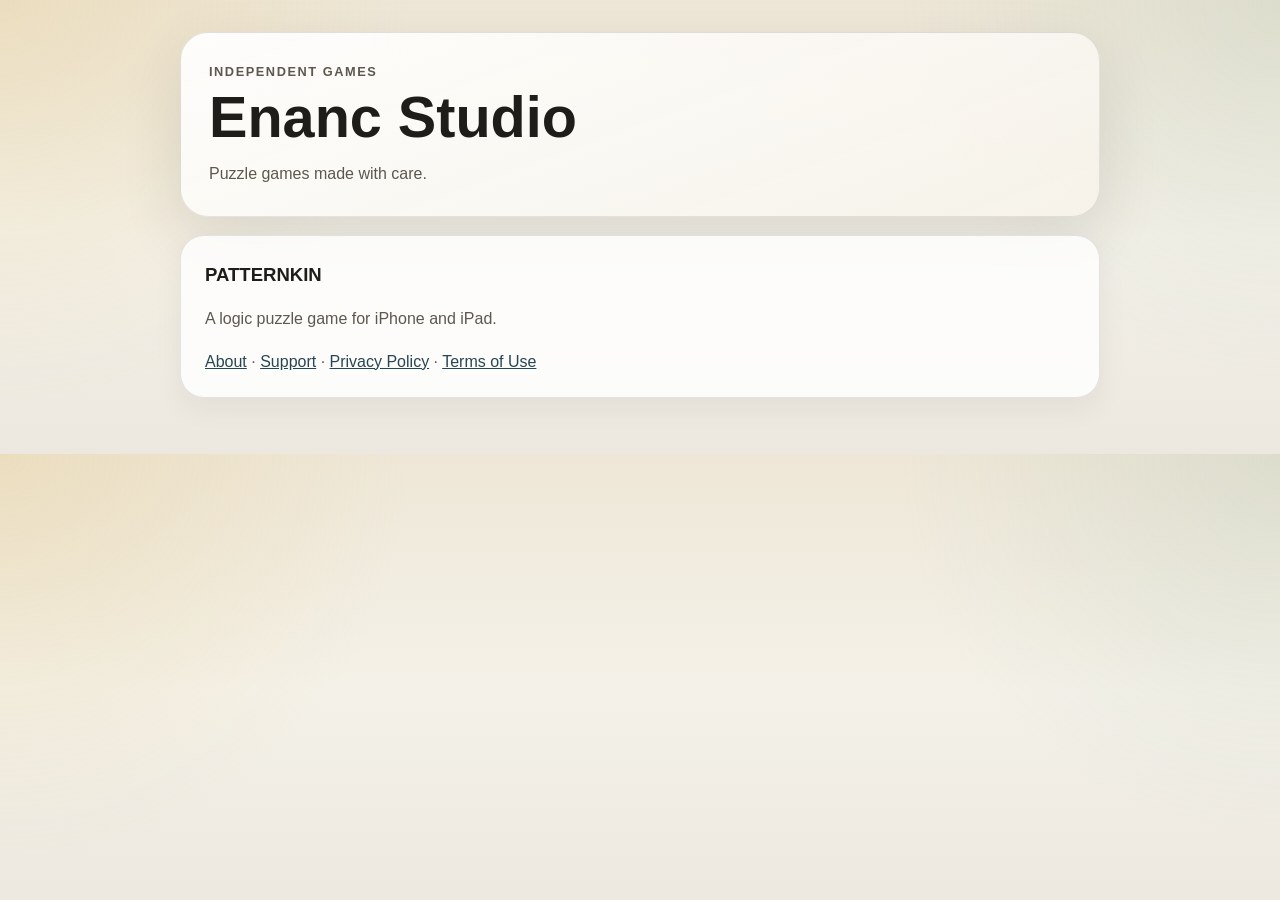
<file: index.html>
<!doctype html>
<html lang="en">
  <head>
    <meta charset="UTF-8" />
    <meta name="viewport" content="width=device-width, initial-scale=1.0" />
    <title>Enanc Studio</title>
    <meta name="description" content="Enanc Studio, an independent game developer." />
    <link rel="stylesheet" href="./legal.css" />
  </head>
  <body>
    <main class="legal-shell">
      <section class="legal-hero">
        <p class="legal-kicker">Independent games</p>
        <h1 class="legal-title">Enanc Studio</h1>
        <p class="legal-subtitle">
          Puzzle games made with care.
        </p>
      </section>
      <section class="legal-grid">
        <article class="legal-card">
          <h2>PATTERNKIN</h2>
          <p>A logic puzzle game for iPhone and iPad.</p>
          <p>
            <a href="./patternkin/">About</a> ·
            <a href="./patternkin/support.html">Support</a> ·
            <a href="./patternkin/privacy-policy.html">Privacy Policy</a> ·
            <a href="./patternkin/terms-of-use.html">Terms of Use</a>
          </p>
        </article>
      </section>
    </main>
  </body>
</html>
</file>
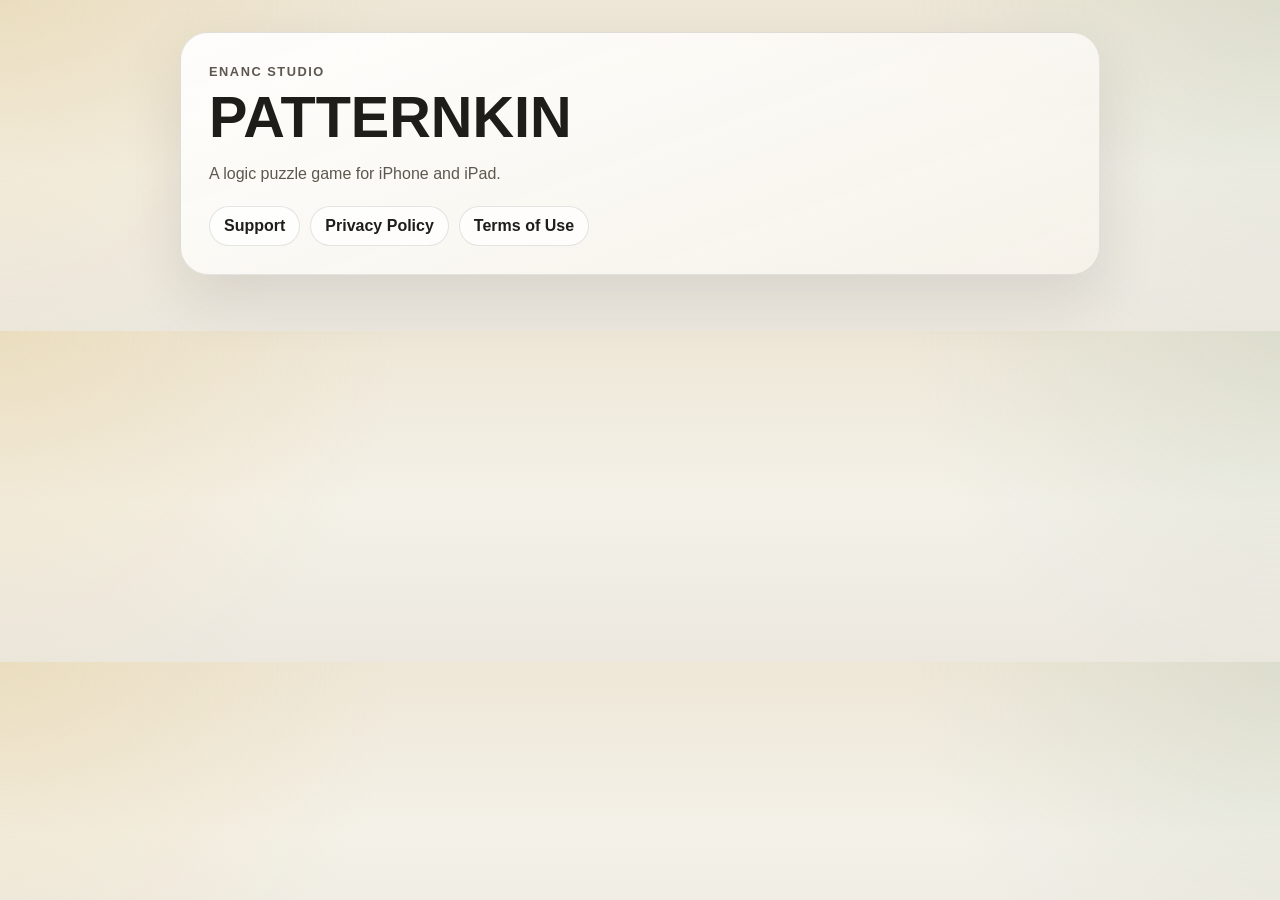
<file: patternkin/index.html>
<!doctype html>
<html lang="en">
  <head>
    <meta charset="UTF-8" />
    <meta name="viewport" content="width=device-width, initial-scale=1.0" />
    <title>PATTERNKIN</title>
    <meta name="description" content="PATTERNKIN, a logic puzzle game by Enanc Studio. Support, Privacy Policy, and Terms of Use." />
    <link rel="stylesheet" href="./legal.css" />
  </head>
  <body>
    <main class="legal-shell">
      <section class="legal-hero">
        <p class="legal-kicker">Enanc Studio</p>
        <h1 class="legal-title">PATTERNKIN</h1>
        <p class="legal-subtitle">A logic puzzle game for iPhone and iPad.</p>
        <nav class="legal-nav" aria-label="PATTERNKIN links">
          <a href="./support.html">Support</a>
          <a href="./privacy-policy.html">Privacy Policy</a>
          <a href="./terms-of-use.html">Terms of Use</a>
        </nav>
      </section>
    </main>
  </body>
</html>
</file>
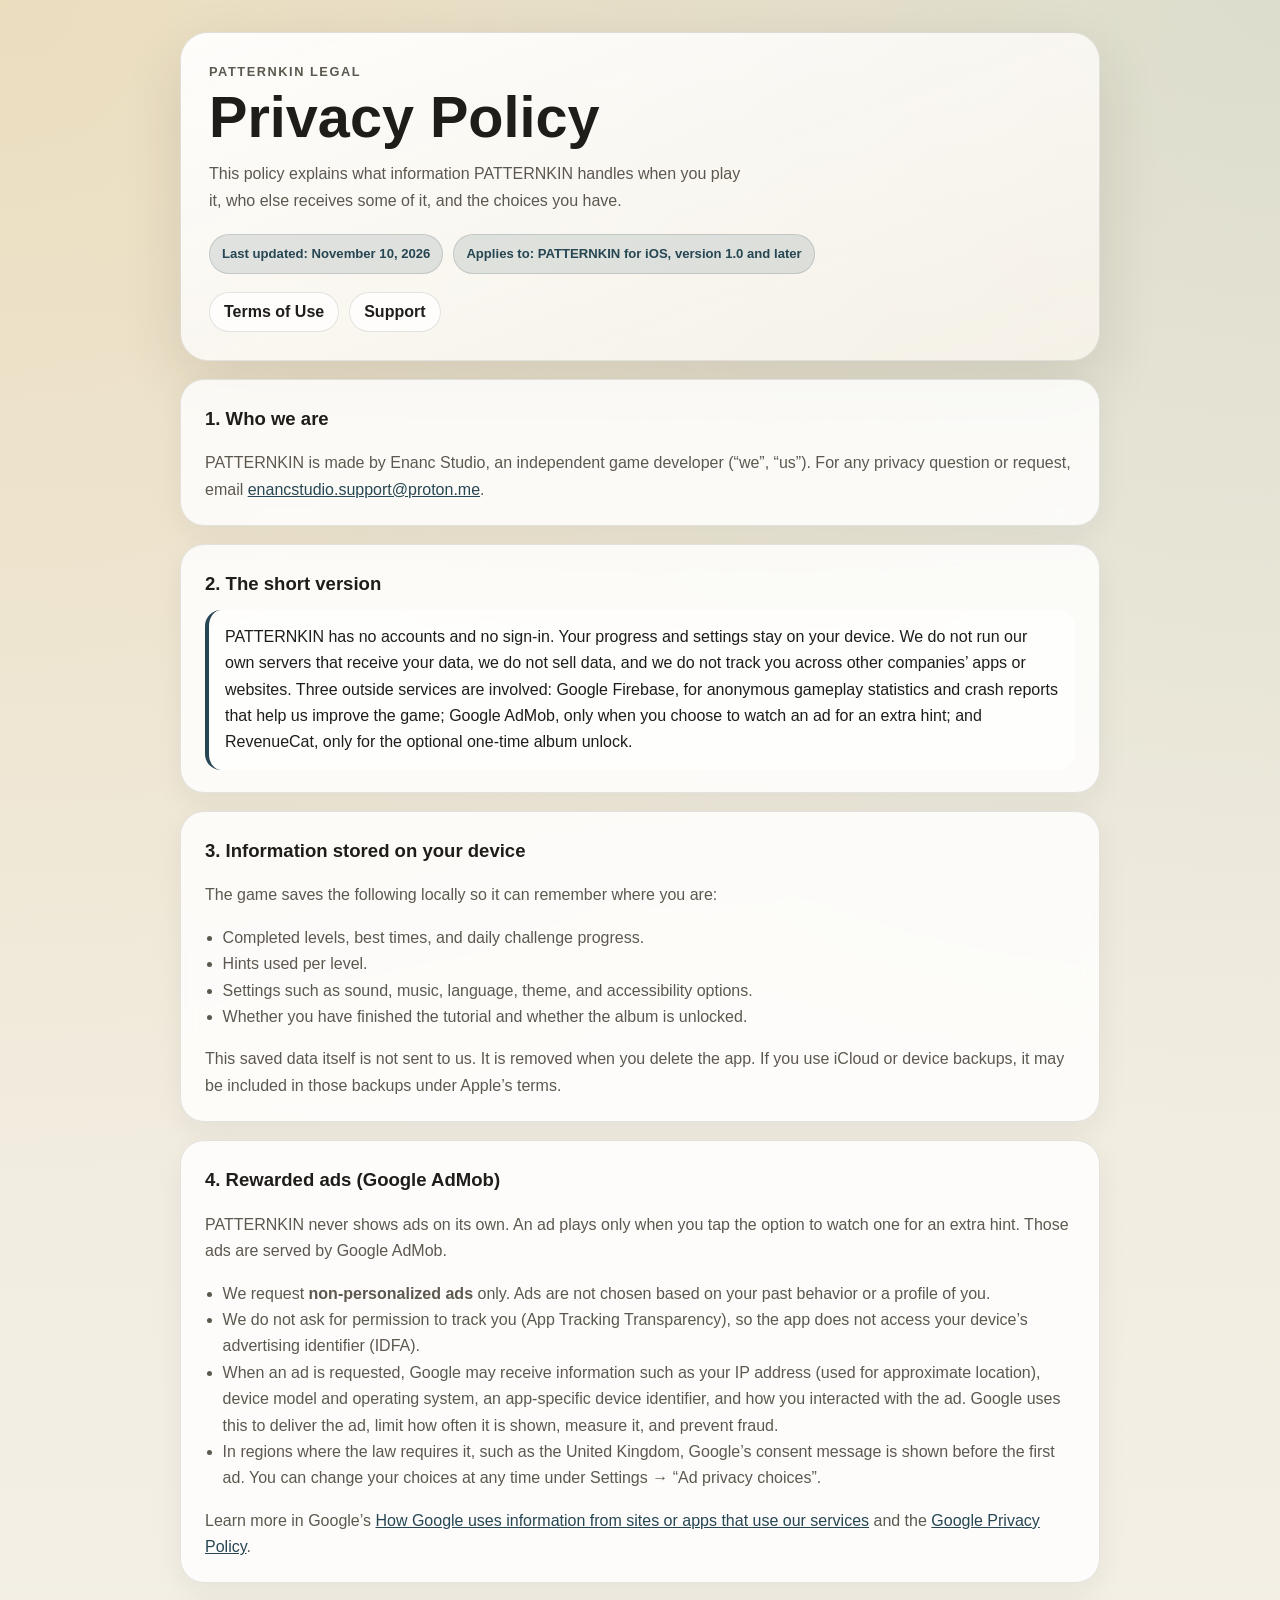
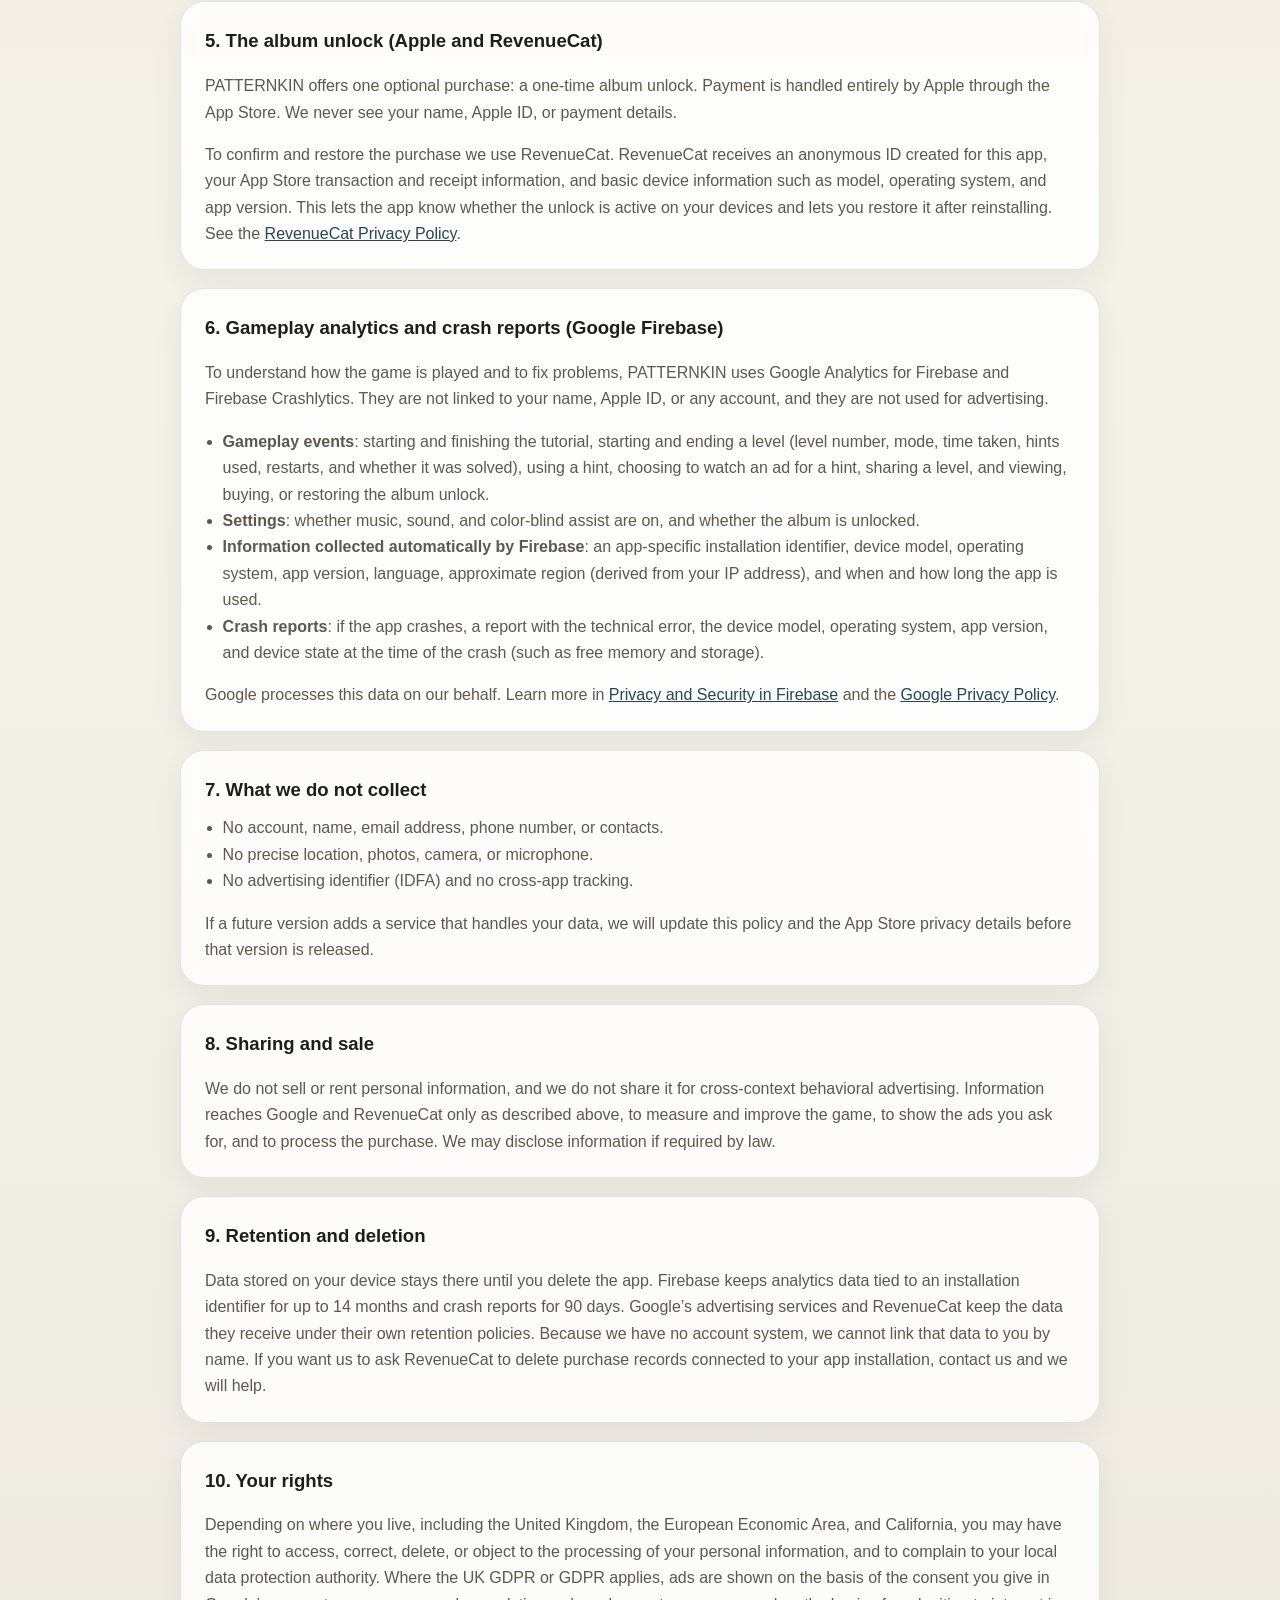
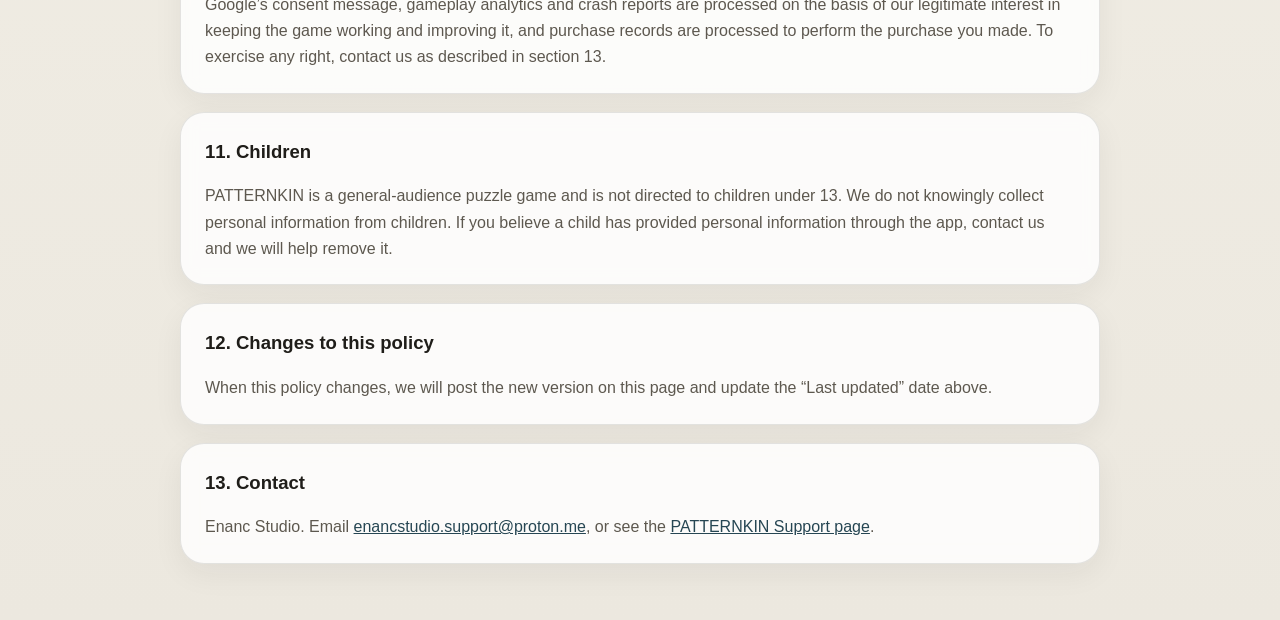
<file: patternkin/privacy-policy.html>
<!doctype html>
<html lang="en">
  <head>
    <meta charset="UTF-8" />
    <meta name="viewport" content="width=device-width, initial-scale=1.0" />
    <title>PATTERNKIN Privacy Policy</title>
    <meta
      name="description"
      content="Privacy Policy for PATTERNKIN, covering on-device save data, rewarded ads from Google AdMob, gameplay analytics and crash reports from Google Firebase, and the one-time album unlock purchase."
    />
    <link rel="stylesheet" href="./legal.css" />
  </head>
  <body>
    <main class="legal-shell">
      <section class="legal-hero">
        <p class="legal-kicker">PATTERNKIN Legal</p>
        <h1 class="legal-title">Privacy Policy</h1>
        <p class="legal-subtitle">
          This policy explains what information PATTERNKIN handles when you play it, who else
          receives some of it, and the choices you have.
        </p>
        <div class="legal-meta">
          <span class="legal-pill">Last updated: November 10, 2026</span>
          <span class="legal-pill">Applies to: PATTERNKIN for iOS, version 1.0 and later</span>
        </div>
        <nav class="legal-nav" aria-label="Legal navigation">
          <a href="./terms-of-use.html">Terms of Use</a>
          <a href="./support.html">Support</a>
        </nav>
      </section>

      <section class="legal-grid">
        <article class="legal-card">
          <h2>1. Who we are</h2>
          <p>
            PATTERNKIN is made by Enanc Studio, an independent game developer (“we”, “us”).
            For any privacy question or request, email
            <a href="mailto:enancstudio.support@proton.me">enancstudio.support@proton.me</a>.
          </p>
        </article>

        <article class="legal-card">
          <h2>2. The short version</h2>
          <div class="legal-highlight">
            PATTERNKIN has no accounts and no sign-in. Your progress and settings stay on your
            device. We do not run our own servers that receive your data, we do not sell data, and
            we do not track you across other companies’ apps or websites. Three outside services are
            involved: Google Firebase, for anonymous gameplay statistics and crash reports that
            help us improve the game; Google AdMob, only when you choose to watch an ad for an
            extra hint; and RevenueCat, only for the optional one-time album unlock.
          </div>
        </article>

        <article class="legal-card">
          <h2>3. Information stored on your device</h2>
          <p>The game saves the following locally so it can remember where you are:</p>
          <ul>
            <li>Completed levels, best times, and daily challenge progress.</li>
            <li>Hints used per level.</li>
            <li>Settings such as sound, music, language, theme, and accessibility options.</li>
            <li>Whether you have finished the tutorial and whether the album is unlocked.</li>
          </ul>
          <p>
            This saved data itself is not sent to us. It is removed when you delete the app. If you use
            iCloud or device backups, it may be included in those backups under Apple’s terms.
          </p>
        </article>

        <article class="legal-card">
          <h2>4. Rewarded ads (Google AdMob)</h2>
          <p>
            PATTERNKIN never shows ads on its own. An ad plays only when you tap the option to watch
            one for an extra hint. Those ads are served by Google AdMob.
          </p>
          <ul>
            <li>
              We request <strong>non-personalized ads</strong> only. Ads are not chosen based on your
              past behavior or a profile of you.
            </li>
            <li>
              We do not ask for permission to track you (App Tracking Transparency), so the app
              does not access your device’s advertising identifier (IDFA).
            </li>
            <li>
              When an ad is requested, Google may receive information such as your IP address
              (used for approximate location), device model and operating system, an app-specific
              device identifier, and how you interacted with the ad. Google uses this to deliver
              the ad, limit how often it is shown, measure it, and prevent fraud.
            </li>
            <li>
              In regions where the law requires it, such as the United Kingdom, Google’s consent
              message is shown before the first ad. You can change your choices at any time under
              Settings → “Ad privacy choices”.
            </li>
          </ul>
          <p>
            Learn more in Google’s
            <a href="https://policies.google.com/technologies/partner-sites" rel="noopener">
              How Google uses information from sites or apps that use our services</a>
            and the
            <a href="https://policies.google.com/privacy" rel="noopener">Google Privacy Policy</a>.
          </p>
        </article>

        <article class="legal-card">
          <h2>5. The album unlock (Apple and RevenueCat)</h2>
          <p>
            PATTERNKIN offers one optional purchase: a one-time album unlock. Payment is handled
            entirely by Apple through the App Store. We never see your name, Apple ID, or payment
            details.
          </p>
          <p>
            To confirm and restore the purchase we use RevenueCat. RevenueCat receives an anonymous
            ID created for this app, your App Store transaction and receipt information, and basic
            device information such as model, operating system, and app version. This lets the app
            know whether the unlock is active on your devices and lets you restore it after
            reinstalling. See the
            <a href="https://www.revenuecat.com/privacy" rel="noopener">RevenueCat Privacy Policy</a>.
          </p>
        </article>

        <article class="legal-card">
          <h2>6. Gameplay analytics and crash reports (Google Firebase)</h2>
          <p>
            To understand how the game is played and to fix problems, PATTERNKIN uses Google
            Analytics for Firebase and Firebase Crashlytics. They are not linked to your name, Apple
            ID, or any account, and they are not used for advertising.
          </p>
          <ul>
            <li>
              <strong>Gameplay events</strong>: starting and finishing the tutorial, starting and
              ending a level (level number, mode, time taken, hints used, restarts, and whether it
              was solved), using a hint, choosing to watch an ad for a hint, sharing a level, and
              viewing, buying, or restoring the album unlock.
            </li>
            <li>
              <strong>Settings</strong>: whether music, sound, and color-blind assist are on, and
              whether the album is unlocked.
            </li>
            <li>
              <strong>Information collected automatically by Firebase</strong>: an app-specific
              installation identifier, device model, operating system, app version, language,
              approximate region (derived from your IP address), and when and how long the app is
              used.
            </li>
            <li>
              <strong>Crash reports</strong>: if the app crashes, a report with the technical error,
              the device model, operating system, app version, and device state at the time of the
              crash (such as free memory and storage).
            </li>
          </ul>
          <p>
            Google processes this data on our behalf. Learn more in
            <a href="https://firebase.google.com/support/privacy" rel="noopener">Privacy and Security in Firebase</a>
            and the
            <a href="https://policies.google.com/privacy" rel="noopener">Google Privacy Policy</a>.
          </p>
        </article>

        <article class="legal-card">
          <h2>7. What we do not collect</h2>
          <ul>
            <li>No account, name, email address, phone number, or contacts.</li>
            <li>No precise location, photos, camera, or microphone.</li>
            <li>No advertising identifier (IDFA) and no cross-app tracking.</li>
          </ul>
          <p>
            If a future version adds a service that handles your data, we will update this policy
            and the App Store privacy details before that version is released.
          </p>
        </article>

        <article class="legal-card">
          <h2>8. Sharing and sale</h2>
          <p>
            We do not sell or rent personal information, and we do not share it for cross-context
            behavioral advertising. Information reaches Google and RevenueCat only as described
            above, to measure and improve the game, to show the ads you ask for, and to process the
            purchase. We may disclose
            information if required by law.
          </p>
        </article>

        <article class="legal-card">
          <h2>9. Retention and deletion</h2>
          <p>
            Data stored on your device stays there until you delete the app. Firebase keeps
            analytics data tied to an installation identifier for up to 14 months and crash reports
            for 90 days. Google’s advertising services and RevenueCat keep the data they receive
            under their own retention policies. Because we have no
            account system, we cannot link that data to you by name. If you want us to ask
            RevenueCat to delete purchase records connected to your app installation, contact us and
            we will help.
          </p>
        </article>

        <article class="legal-card">
          <h2>10. Your rights</h2>
          <p>
            Depending on where you live, including the United Kingdom, the European Economic Area,
            and California, you may have the right to access, correct, delete, or object to the
            processing of your personal information, and to complain to your local data protection
            authority. Where the UK GDPR or GDPR applies, ads are shown on the basis of the consent
            you give in Google’s consent message, gameplay analytics and crash reports are processed
            on the basis of our legitimate interest in keeping the game working and improving it,
            and purchase records are processed to perform the purchase you made. To exercise any
            right, contact us as described in section 13.
          </p>
        </article>

        <article class="legal-card">
          <h2>11. Children</h2>
          <p>
            PATTERNKIN is a general-audience puzzle game and is not directed to children under 13.
            We do not knowingly collect personal information from children. If you believe a child
            has provided personal information through the app, contact us and we will help remove it.
          </p>
        </article>

        <article class="legal-card">
          <h2>12. Changes to this policy</h2>
          <p>
            When this policy changes, we will post the new version on this page and update the
            “Last updated” date above.
          </p>
        </article>

        <article class="legal-card">
          <h2>13. Contact</h2>
          <p>
            Enanc Studio. Email <a href="mailto:enancstudio.support@proton.me">enancstudio.support@proton.me</a>, or see the
            <a href="./support.html">PATTERNKIN Support page</a>.
          </p>
        </article>
      </section>
    </main>
  </body>
</html>
</file>
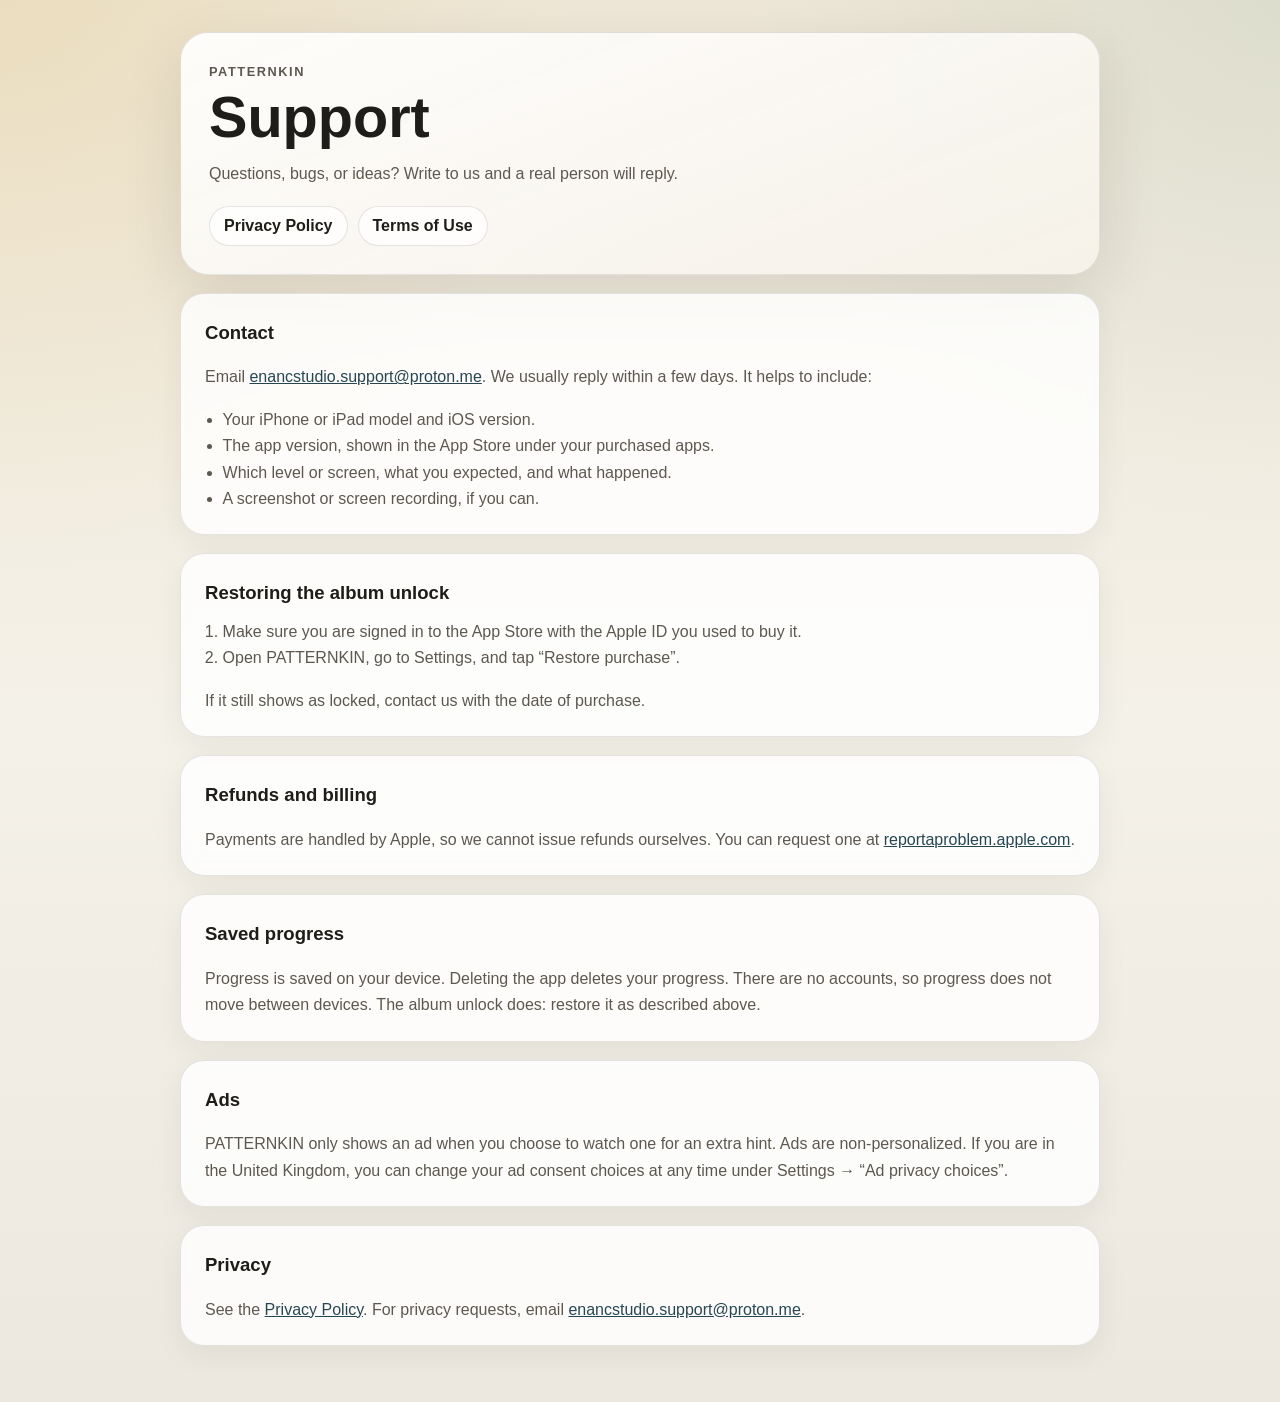
<file: patternkin/support.html>
<!doctype html>
<html lang="en">
  <head>
    <meta charset="UTF-8" />
    <meta name="viewport" content="width=device-width, initial-scale=1.0" />
    <title>PATTERNKIN Support</title>
    <meta
      name="description"
      content="Get help with PATTERNKIN: contact, restoring the album unlock, refunds, and saved progress."
    />
    <link rel="stylesheet" href="./legal.css" />
  </head>
  <body>
    <main class="legal-shell">
      <section class="legal-hero">
        <p class="legal-kicker">PATTERNKIN</p>
        <h1 class="legal-title">Support</h1>
        <p class="legal-subtitle">
          Questions, bugs, or ideas? Write to us and a real person will reply.
        </p>
        <nav class="legal-nav" aria-label="Legal navigation">
          <a href="./privacy-policy.html">Privacy Policy</a>
          <a href="./terms-of-use.html">Terms of Use</a>
        </nav>
      </section>

      <section class="legal-grid">
        <article class="legal-card">
          <h2>Contact</h2>
          <p>
            Email <a href="mailto:enancstudio.support@proton.me">enancstudio.support@proton.me</a>. We usually reply within a few days. It helps
            to include:
          </p>
          <ul>
            <li>Your iPhone or iPad model and iOS version.</li>
            <li>The app version, shown in the App Store under your purchased apps.</li>
            <li>Which level or screen, what you expected, and what happened.</li>
            <li>A screenshot or screen recording, if you can.</li>
          </ul>
        </article>

        <article class="legal-card">
          <h2>Restoring the album unlock</h2>
          <ol>
            <li>Make sure you are signed in to the App Store with the Apple ID you used to buy it.</li>
            <li>Open PATTERNKIN, go to Settings, and tap “Restore purchase”.</li>
          </ol>
          <p>If it still shows as locked, contact us with the date of purchase.</p>
        </article>

        <article class="legal-card">
          <h2>Refunds and billing</h2>
          <p>
            Payments are handled by Apple, so we cannot issue refunds ourselves. You can request
            one at <a href="https://reportaproblem.apple.com" rel="noopener">reportaproblem.apple.com</a>.
          </p>
        </article>

        <article class="legal-card">
          <h2>Saved progress</h2>
          <p>
            Progress is saved on your device. Deleting the app deletes your progress. There are no
            accounts, so progress does not move between devices. The album unlock does: restore it
            as described above.
          </p>
        </article>

        <article class="legal-card">
          <h2>Ads</h2>
          <p>
            PATTERNKIN only shows an ad when you choose to watch one for an extra hint. Ads are
            non-personalized. If you are in the United Kingdom, you can change your ad consent
            choices at any time under Settings → “Ad privacy choices”.
          </p>
        </article>

        <article class="legal-card">
          <h2>Privacy</h2>
          <p>
            See the <a href="./privacy-policy.html">Privacy Policy</a>. For privacy requests, email
            <a href="mailto:enancstudio.support@proton.me">enancstudio.support@proton.me</a>.
          </p>
        </article>
      </section>
    </main>
  </body>
</html>
</file>
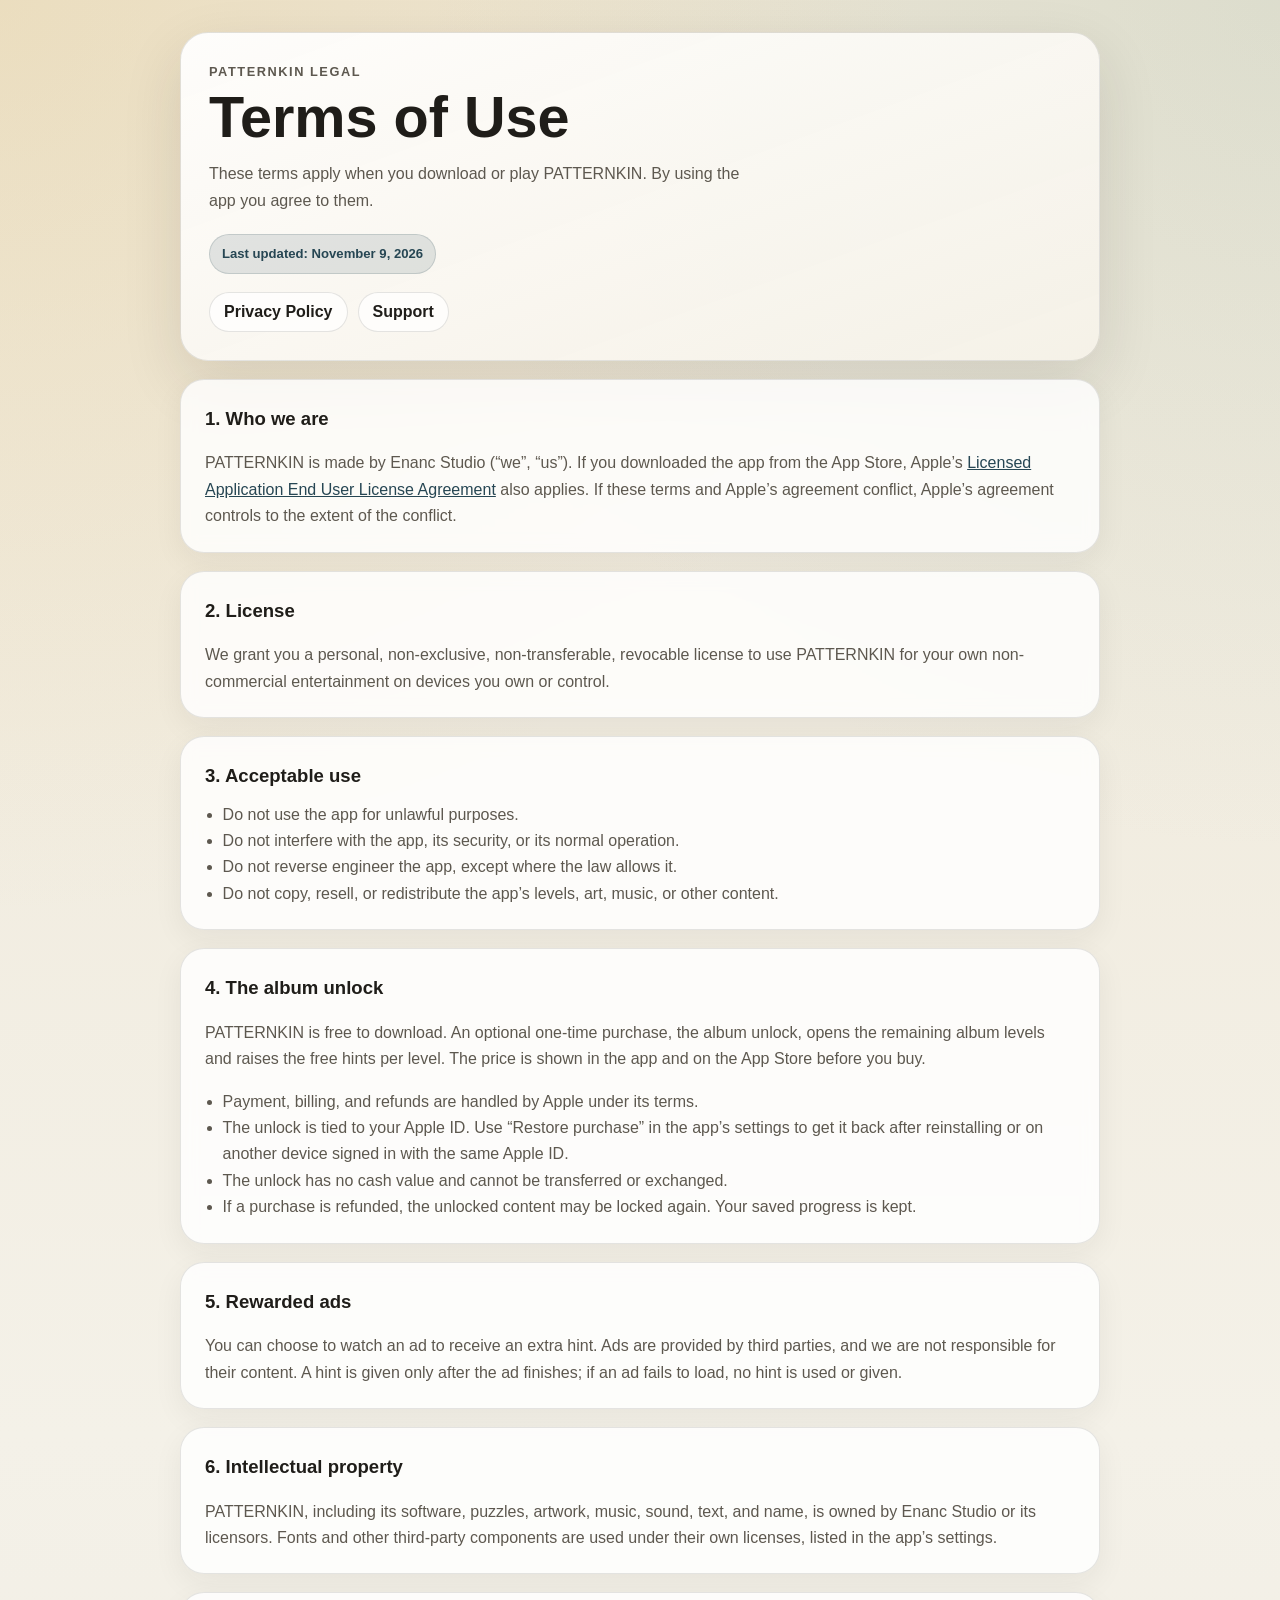
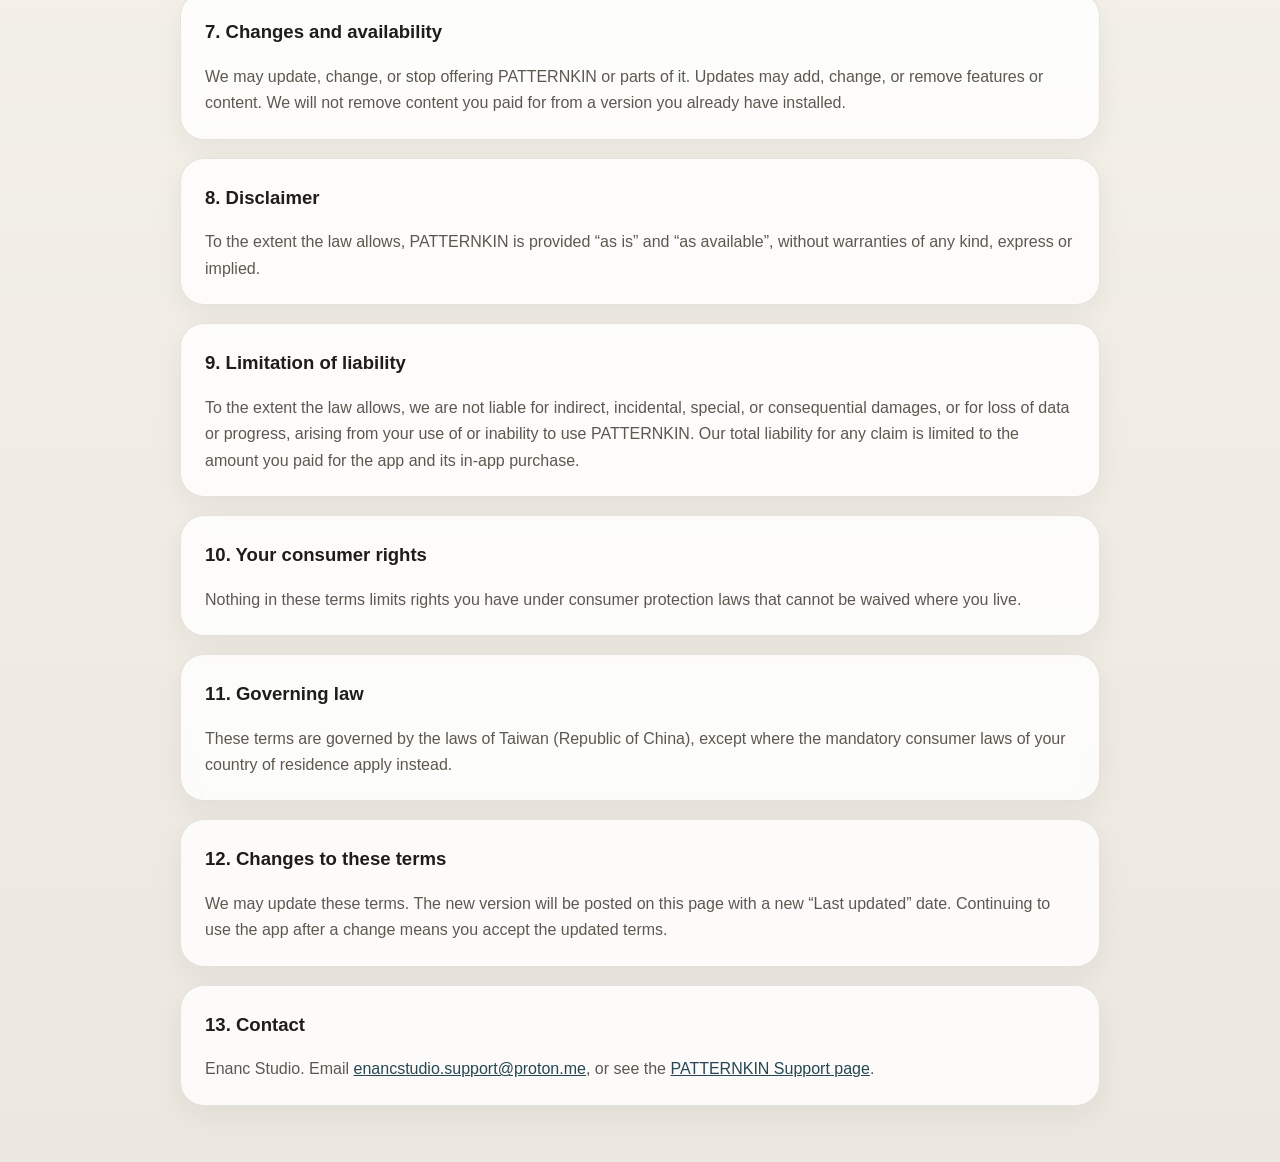
<file: patternkin/terms-of-use.html>
<!doctype html>
<html lang="en">
  <head>
    <meta charset="UTF-8" />
    <meta name="viewport" content="width=device-width, initial-scale=1.0" />
    <title>PATTERNKIN Terms of Use</title>
    <meta
      name="description"
      content="Terms of Use for PATTERNKIN, including the license, the one-time album unlock, rewarded ads, and liability."
    />
    <link rel="stylesheet" href="./legal.css" />
  </head>
  <body>
    <main class="legal-shell">
      <section class="legal-hero">
        <p class="legal-kicker">PATTERNKIN Legal</p>
        <h1 class="legal-title">Terms of Use</h1>
        <p class="legal-subtitle">
          These terms apply when you download or play PATTERNKIN. By using the app you agree to
          them.
        </p>
        <div class="legal-meta">
          <span class="legal-pill">Last updated: November 9, 2026</span>
        </div>
        <nav class="legal-nav" aria-label="Legal navigation">
          <a href="./privacy-policy.html">Privacy Policy</a>
          <a href="./support.html">Support</a>
        </nav>
      </section>

      <section class="legal-grid">
        <article class="legal-card">
          <h2>1. Who we are</h2>
          <p>
            PATTERNKIN is made by Enanc Studio (“we”, “us”). If you downloaded the app from the
            App Store, Apple’s
            <a href="https://www.apple.com/legal/internet-services/itunes/dev/stdeula/" rel="noopener">
              Licensed Application End User License Agreement</a>
            also applies. If these terms and Apple’s agreement conflict, Apple’s agreement controls
            to the extent of the conflict.
          </p>
        </article>

        <article class="legal-card">
          <h2>2. License</h2>
          <p>
            We grant you a personal, non-exclusive, non-transferable, revocable license to use
            PATTERNKIN for your own non-commercial entertainment on devices you own or control.
          </p>
        </article>

        <article class="legal-card">
          <h2>3. Acceptable use</h2>
          <ul>
            <li>Do not use the app for unlawful purposes.</li>
            <li>Do not interfere with the app, its security, or its normal operation.</li>
            <li>Do not reverse engineer the app, except where the law allows it.</li>
            <li>
              Do not copy, resell, or redistribute the app’s levels, art, music, or other content.
            </li>
          </ul>
        </article>

        <article class="legal-card">
          <h2>4. The album unlock</h2>
          <p>
            PATTERNKIN is free to download. An optional one-time purchase, the album unlock, opens
            the remaining album levels and raises the free hints per level. The price is shown in
            the app and on the App Store before you buy.
          </p>
          <ul>
            <li>Payment, billing, and refunds are handled by Apple under its terms.</li>
            <li>
              The unlock is tied to your Apple ID. Use “Restore purchase” in the app’s settings to
              get it back after reinstalling or on another device signed in with the same Apple ID.
            </li>
            <li>The unlock has no cash value and cannot be transferred or exchanged.</li>
            <li>
              If a purchase is refunded, the unlocked content may be locked again. Your saved
              progress is kept.
            </li>
          </ul>
        </article>

        <article class="legal-card">
          <h2>5. Rewarded ads</h2>
          <p>
            You can choose to watch an ad to receive an extra hint. Ads are provided by third
            parties, and we are not responsible for their content. A hint is given only after the
            ad finishes; if an ad fails to load, no hint is used or given.
          </p>
        </article>

        <article class="legal-card">
          <h2>6. Intellectual property</h2>
          <p>
            PATTERNKIN, including its software, puzzles, artwork, music, sound, text, and name, is
            owned by Enanc Studio or its licensors. Fonts and other third-party components are
            used under their own licenses, listed in the app’s settings.
          </p>
        </article>

        <article class="legal-card">
          <h2>7. Changes and availability</h2>
          <p>
            We may update, change, or stop offering PATTERNKIN or parts of it. Updates may add,
            change, or remove features or content. We will not remove content you paid for from a
            version you already have installed.
          </p>
        </article>

        <article class="legal-card">
          <h2>8. Disclaimer</h2>
          <p>
            To the extent the law allows, PATTERNKIN is provided “as is” and “as available”,
            without warranties of any kind, express or implied.
          </p>
        </article>

        <article class="legal-card">
          <h2>9. Limitation of liability</h2>
          <p>
            To the extent the law allows, we are not liable for indirect, incidental, special, or
            consequential damages, or for loss of data or progress, arising from your use of or
            inability to use PATTERNKIN. Our total liability for any claim is limited to the amount
            you paid for the app and its in-app purchase.
          </p>
        </article>

        <article class="legal-card">
          <h2>10. Your consumer rights</h2>
          <p>
            Nothing in these terms limits rights you have under consumer protection laws that
            cannot be waived where you live.
          </p>
        </article>

        <article class="legal-card">
          <h2>11. Governing law</h2>
          <p>
            These terms are governed by the laws of Taiwan (Republic of China), except where the
            mandatory consumer laws of your country of residence apply instead.
          </p>
        </article>

        <article class="legal-card">
          <h2>12. Changes to these terms</h2>
          <p>
            We may update these terms. The new version will be posted on this page with a new
            “Last updated” date. Continuing to use the app after a change means you accept the
            updated terms.
          </p>
        </article>

        <article class="legal-card">
          <h2>13. Contact</h2>
          <p>
            Enanc Studio. Email <a href="mailto:enancstudio.support@proton.me">enancstudio.support@proton.me</a>, or see the
            <a href="./support.html">PATTERNKIN Support page</a>.
          </p>
        </article>
      </section>
    </main>
  </body>
</html>
</file>
<file: legal.css>
html {
  color-scheme: light;
}

:root {
  --bg: #f4f1e8;
  --surface: rgba(255, 255, 255, 0.82);
  --surface-strong: #ffffff;
  --border: rgba(44, 42, 37, 0.12);
  --text: #1f1d19;
  --muted: #5d584f;
  --accent: #264653;
  --accent-soft: rgba(38, 70, 83, 0.12);
  --shadow: 0 22px 60px rgba(38, 35, 28, 0.12);
}

* {
  box-sizing: border-box;
}

body {
  margin: 0;
  font-family: "Outfit", "Segoe UI", sans-serif;
  color: var(--text);
  background:
    radial-gradient(circle at top left, rgba(226, 194, 122, 0.26), transparent 30%),
    radial-gradient(circle at top right, rgba(141, 175, 160, 0.18), transparent 28%),
    linear-gradient(180deg, #eee7d7 0%, var(--bg) 52%, #ece8df 100%);
  line-height: 1.65;
}

a {
  color: var(--accent);
}

.legal-shell {
  width: min(920px, calc(100% - 32px));
  margin: 0 auto;
  padding: 32px 0 56px;
}

.legal-hero {
  padding: 28px;
  border: 1px solid var(--border);
  border-radius: 28px;
  background: linear-gradient(160deg, rgba(255, 255, 255, 0.92), rgba(246, 242, 233, 0.9));
  box-shadow: var(--shadow);
}

.legal-kicker {
  margin: 0 0 8px;
  color: var(--muted);
  font-size: 0.8rem;
  font-weight: 700;
  letter-spacing: 0.12em;
  text-transform: uppercase;
}

.legal-title {
  margin: 0;
  font-size: clamp(2rem, 5vw, 3.6rem);
  line-height: 0.96;
}

.legal-subtitle {
  max-width: 60ch;
  margin: 16px 0 0;
  color: var(--muted);
  font-size: 1rem;
}

.legal-meta {
  display: flex;
  flex-wrap: wrap;
  gap: 10px;
  margin-top: 20px;
}

.legal-pill {
  padding: 8px 12px;
  border: 1px solid rgba(38, 70, 83, 0.16);
  border-radius: 999px;
  background: var(--accent-soft);
  color: var(--accent);
  font-size: 0.82rem;
  font-weight: 700;
}

.legal-nav {
  display: flex;
  flex-wrap: wrap;
  gap: 10px;
  margin: 18px 0 0;
}

.legal-nav a {
  display: inline-flex;
  align-items: center;
  justify-content: center;
  min-height: 40px;
  padding: 0 14px;
  border: 1px solid var(--border);
  border-radius: 999px;
  background: rgba(255, 255, 255, 0.72);
  color: var(--text);
  text-decoration: none;
  font-weight: 700;
}

.legal-grid {
  display: grid;
  gap: 18px;
  margin-top: 18px;
}

.legal-card {
  padding: 24px 24px 22px;
  border: 1px solid var(--border);
  border-radius: 24px;
  background: var(--surface);
  box-shadow: 0 10px 30px rgba(38, 35, 28, 0.06);
  backdrop-filter: blur(8px);
}

.legal-card h2 {
  margin: 0 0 10px;
  font-size: 1.16rem;
}

.legal-card p,
.legal-card li {
  color: var(--muted);
}

.legal-card p:last-child,
.legal-card ul:last-child,
.legal-card ol:last-child {
  margin-bottom: 0;
}

.legal-card ul,
.legal-card ol {
  margin: 0;
  padding-left: 1.1rem;
}

.legal-highlight {
  padding: 14px 16px;
  border-left: 4px solid var(--accent);
  border-radius: 16px;
  background: rgba(255, 255, 255, 0.62);
}

.legal-footer {
  margin-top: 18px;
  padding: 18px 20px;
  border-radius: 20px;
  background: rgba(255, 255, 255, 0.7);
  border: 1px solid var(--border);
  color: var(--muted);
  font-size: 0.92rem;
}

@media (max-width: 640px) {
  .legal-shell {
    width: min(100%, calc(100% - 24px));
    padding-top: 20px;
    padding-bottom: 28px;
  }

  .legal-hero,
  .legal-card {
    padding-left: 18px;
    padding-right: 18px;
  }
}
</file>
<file: patternkin/legal.css>
html {
  color-scheme: light;
}

:root {
  --bg: #f4f1e8;
  --surface: rgba(255, 255, 255, 0.82);
  --surface-strong: #ffffff;
  --border: rgba(44, 42, 37, 0.12);
  --text: #1f1d19;
  --muted: #5d584f;
  --accent: #264653;
  --accent-soft: rgba(38, 70, 83, 0.12);
  --shadow: 0 22px 60px rgba(38, 35, 28, 0.12);
}

* {
  box-sizing: border-box;
}

body {
  margin: 0;
  font-family: "Outfit", "Segoe UI", sans-serif;
  color: var(--text);
  background:
    radial-gradient(circle at top left, rgba(226, 194, 122, 0.26), transparent 30%),
    radial-gradient(circle at top right, rgba(141, 175, 160, 0.18), transparent 28%),
    linear-gradient(180deg, #eee7d7 0%, var(--bg) 52%, #ece8df 100%);
  line-height: 1.65;
}

a {
  color: var(--accent);
}

.legal-shell {
  width: min(920px, calc(100% - 32px));
  margin: 0 auto;
  padding: 32px 0 56px;
}

.legal-hero {
  padding: 28px;
  border: 1px solid var(--border);
  border-radius: 28px;
  background: linear-gradient(160deg, rgba(255, 255, 255, 0.92), rgba(246, 242, 233, 0.9));
  box-shadow: var(--shadow);
}

.legal-kicker {
  margin: 0 0 8px;
  color: var(--muted);
  font-size: 0.8rem;
  font-weight: 700;
  letter-spacing: 0.12em;
  text-transform: uppercase;
}

.legal-title {
  margin: 0;
  font-size: clamp(2rem, 5vw, 3.6rem);
  line-height: 0.96;
}

.legal-subtitle {
  max-width: 60ch;
  margin: 16px 0 0;
  color: var(--muted);
  font-size: 1rem;
}

.legal-meta {
  display: flex;
  flex-wrap: wrap;
  gap: 10px;
  margin-top: 20px;
}

.legal-pill {
  padding: 8px 12px;
  border: 1px solid rgba(38, 70, 83, 0.16);
  border-radius: 999px;
  background: var(--accent-soft);
  color: var(--accent);
  font-size: 0.82rem;
  font-weight: 700;
}

.legal-nav {
  display: flex;
  flex-wrap: wrap;
  gap: 10px;
  margin: 18px 0 0;
}

.legal-nav a {
  display: inline-flex;
  align-items: center;
  justify-content: center;
  min-height: 40px;
  padding: 0 14px;
  border: 1px solid var(--border);
  border-radius: 999px;
  background: rgba(255, 255, 255, 0.72);
  color: var(--text);
  text-decoration: none;
  font-weight: 700;
}

.legal-grid {
  display: grid;
  gap: 18px;
  margin-top: 18px;
}

.legal-card {
  padding: 24px 24px 22px;
  border: 1px solid var(--border);
  border-radius: 24px;
  background: var(--surface);
  box-shadow: 0 10px 30px rgba(38, 35, 28, 0.06);
  backdrop-filter: blur(8px);
}

.legal-card h2 {
  margin: 0 0 10px;
  font-size: 1.16rem;
}

.legal-card p,
.legal-card li {
  color: var(--muted);
}

.legal-card p:last-child,
.legal-card ul:last-child,
.legal-card ol:last-child {
  margin-bottom: 0;
}

.legal-card ul,
.legal-card ol {
  margin: 0;
  padding-left: 1.1rem;
}

.legal-highlight {
  padding: 14px 16px;
  border-left: 4px solid var(--accent);
  border-radius: 16px;
  background: rgba(255, 255, 255, 0.62);
}

.legal-footer {
  margin-top: 18px;
  padding: 18px 20px;
  border-radius: 20px;
  background: rgba(255, 255, 255, 0.7);
  border: 1px solid var(--border);
  color: var(--muted);
  font-size: 0.92rem;
}

@media (max-width: 640px) {
  .legal-shell {
    width: min(100%, calc(100% - 24px));
    padding-top: 20px;
    padding-bottom: 28px;
  }

  .legal-hero,
  .legal-card {
    padding-left: 18px;
    padding-right: 18px;
  }
}
</file>
